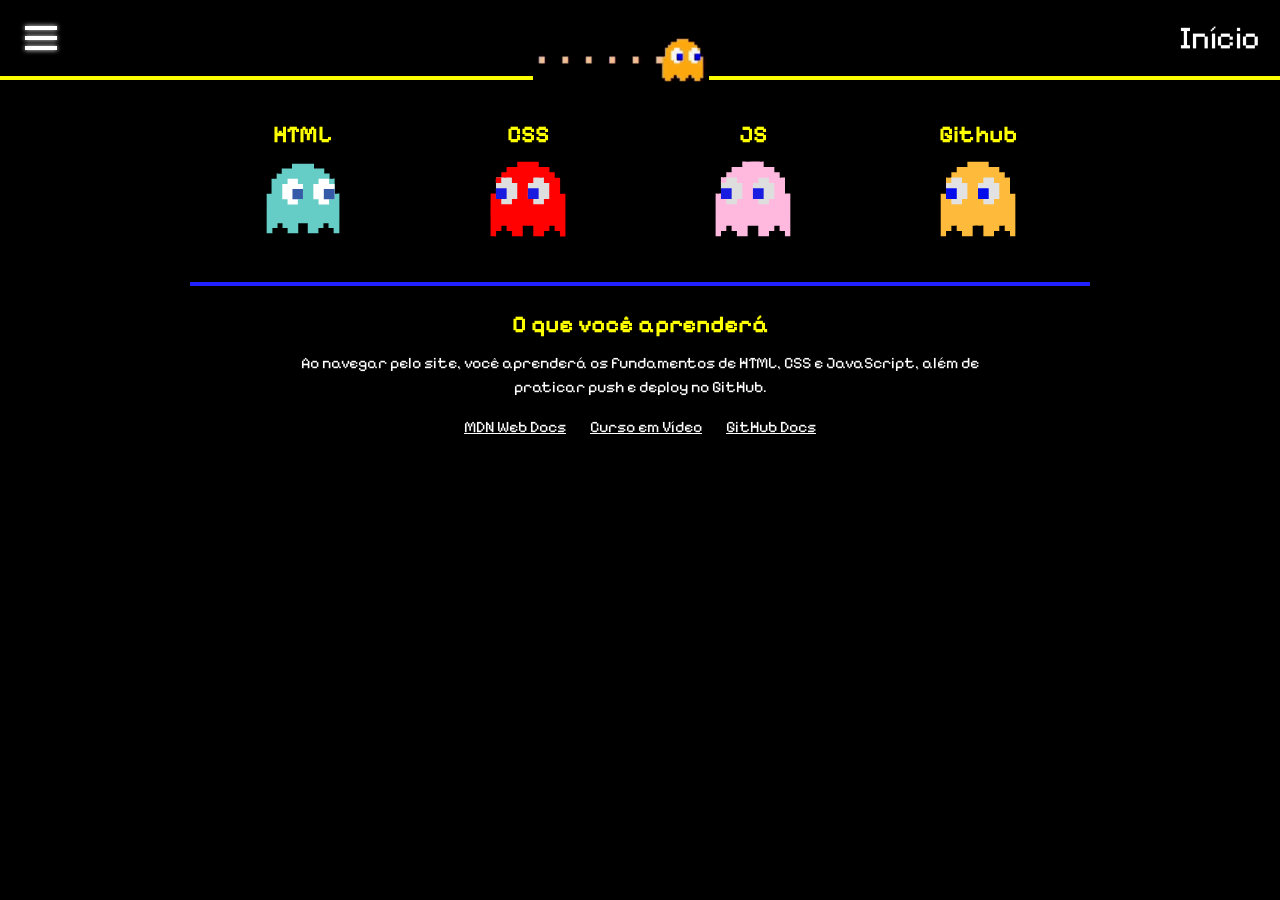
<file: index.html>
<!DOCTYPE html>
<html lang="pt-BR">
<head>
    <meta charset="UTF-8">
    <meta http-equiv="refresh" content="0; url=gaming/gaming.html">
    <title>Redirecionando...</title>
</head>
<body>
    <p>Se não for redirecionado automaticamente, <a href="gaming/gaming.html">clique aqui</a>.</p>
</body>
</html>
</file>
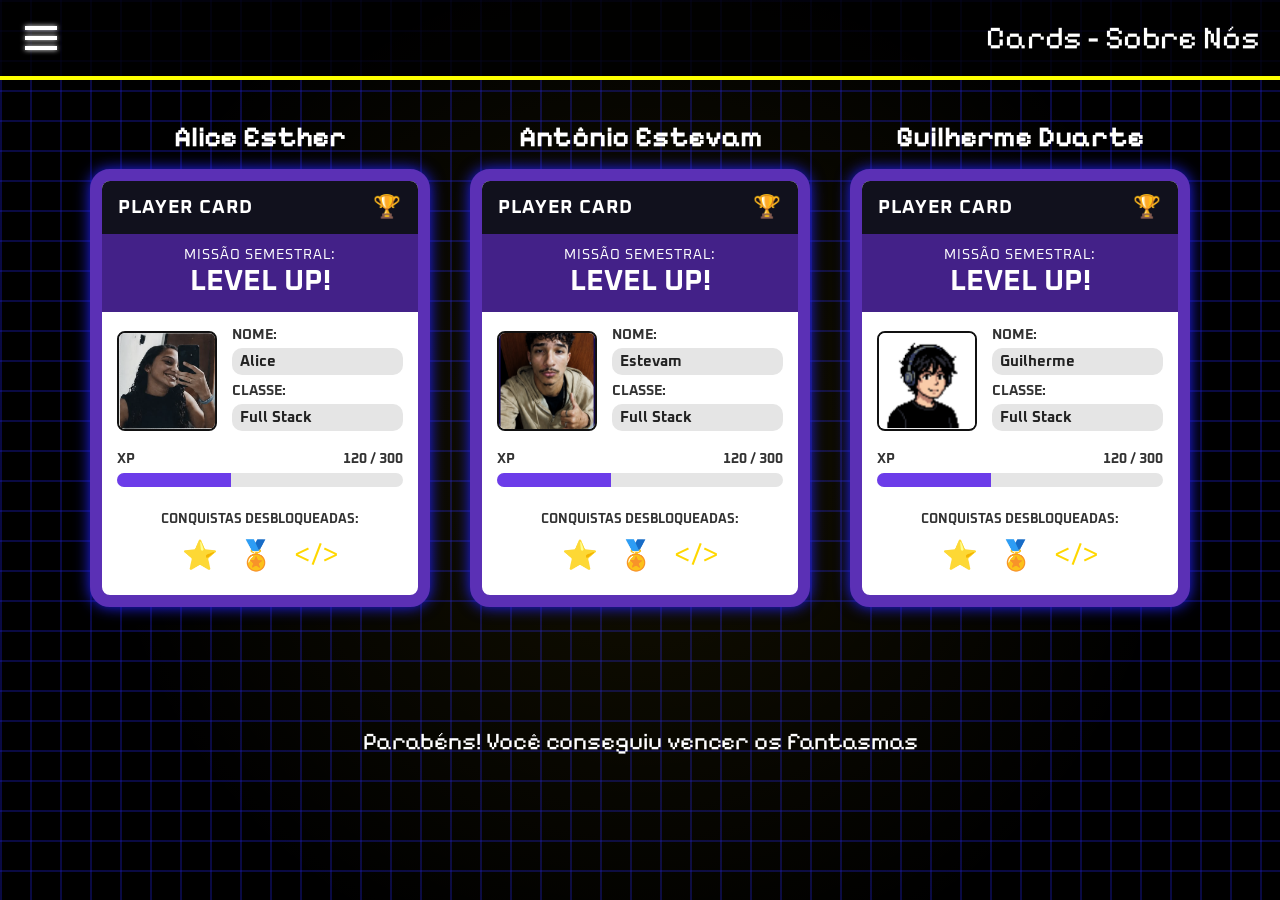
<file: cards/cards.html>
<!DOCTYPE html>
<html lang="pt-br">
<head>
    <meta charset="UTF-8">
    <meta name="viewport" content="width=device-width, initial-scale=1.0">
    <link rel="stylesheet" href="cards.css">
    <title>Projeto 3° Bimestre - Cards</title>
</head>
<body>
    <header id="header">
        <button id="menu-btn" class="menu-btn">
            <span></span>
            <span></span>
            <span></span>
        </button>
        <nav id="nav-menu" class="nav-menu hidden">
            <ul>
                <li><a href="../gaming/gaming.html">Início</a></li>
                <li><a href="#">Cards</a></li>
            </ul>
        </nav>
        <span id="titulo-header">Cards - Sobre Nós</span>
    </header>

    <main class="container">
        <div class="card-wrapper">
            <h2 class="card-titulo">Alice Esther</h2>
            <div id="card-alice" class="player-card">
                <div class="titulo-playercard">
                    <span>PLAYER CARD</span>
                    <span class="trofeu">🏆</span>
                </div>
                <div class="titulo-missaosemestral">
                    <p>MISSÃO SEMESTRAL:</p>
                    <h3>LEVEL UP!</h3>
                </div>
                <div class="foto-nome">
                    <img src="imagens/Imagem-Card-Alice.svg" alt="Dev Web Alice">
                    <div class="info">
                        <p>NOME:</p>
                        <div class="campo-texto">Alice</div>
                        <p>CLASSE:</p>
                        <div class="campo-texto">Full Stack</div>
                    </div>
                </div>
                <div class="barra-xp">
                    <div class="xp-texto"><span>XP</span> <span>120 / 300</span></div>
                    <div class="trilho-xp"><div class="progresso-xp"></div></div>
                </div>
                <div class="conquistas-desbloqueadas">
                    <p>CONQUISTAS DESBLOQUEADAS:</p>
                    <div class="icones">
                        <span>⭐</span>
                        <span>🏅</span>
                        <span>&lt;/&gt;</span>
                    </div>
                </div>
            </div>
        </div>

        <div class="card-wrapper">
            <h2 class="card-titulo">Antônio Estevam</h2>
            <div id="card-estevam" class="player-card">
                <div class="titulo-playercard">
                    <span>PLAYER CARD</span>
                    <span class="trofeu">🏆</span>
                </div>
                <div class="titulo-missaosemestral">
                    <p>MISSÃO SEMESTRAL:</p>
                    <h3>LEVEL UP!</h3>
                </div>
                <div class="foto-nome">
                    <img src="imagens/Imagem-Card-Estevam.svg" alt="Dev Web Estevam">
                    <div class="info">
                        <p>NOME:</p>
                        <div class="campo-texto">Estevam</div>
                        <p>CLASSE:</p>
                        <div class="campo-texto">Full Stack</div>
                    </div>
                </div>
                <div class="barra-xp">
                    <div class="xp-texto"><span>XP</span> <span>120 / 300</span></div>
                    <div class="trilho-xp"><div class="progresso-xp"></div></div>
                </div>
                <div class="conquistas-desbloqueadas">
                    <p>CONQUISTAS DESBLOQUEADAS:</p>
                    <div class="icones">
                        <span>⭐</span>
                        <span>🏅</span>
                        <span>&lt;/&gt;</span>
                    </div>
                </div>
            </div>
        </div>

        <div class="card-wrapper">
            <h2 class="card-titulo">Guilherme Duarte</h2>
            <div id="card-guilherme" class="player-card">
                <div class="titulo-playercard">
                    <span>PLAYER CARD</span>
                    <span class="trofeu">🏆</span>
                </div>
                <div class="titulo-missaosemestral">
                    <p>MISSÃO SEMESTRAL:</p>
                    <h3>LEVEL UP!</h3>
                </div>
                <div class="foto-nome">
                    <img src="imagens/Imagem-Card-Guilherme.svg" alt="Dev Web Guilherme">
                    <div class="info">
                        <p>NOME:</p>
                        <div class="campo-texto">Guilherme</div>
                        <p>CLASSE:</p>
                        <div class="campo-texto">Full Stack</div>
                    </div>
                </div>
                <div class="barra-xp">
                    <div class="xp-texto"><span>XP</span> <span>120 / 300</span></div>
                    <div class="trilho-xp"><div class="progresso-xp"></div></div>
                </div>
                <div class="conquistas-desbloqueadas">
                    <p>CONQUISTAS DESBLOQUEADAS:</p>
                    <div class="icones">
                        <span>⭐</span>
                        <span>🏅</span>
                        <span>&lt;/&gt;</span>
                    </div>
                </div>
            </div>
        </div>
    </main>

    <footer id="footer">
        <span id="titulo-footer">Parabéns! Você conseguiu vencer os fantasmas</span>
    </footer>
    <script src="cards.js"></script>
</body>
</html>
</file>
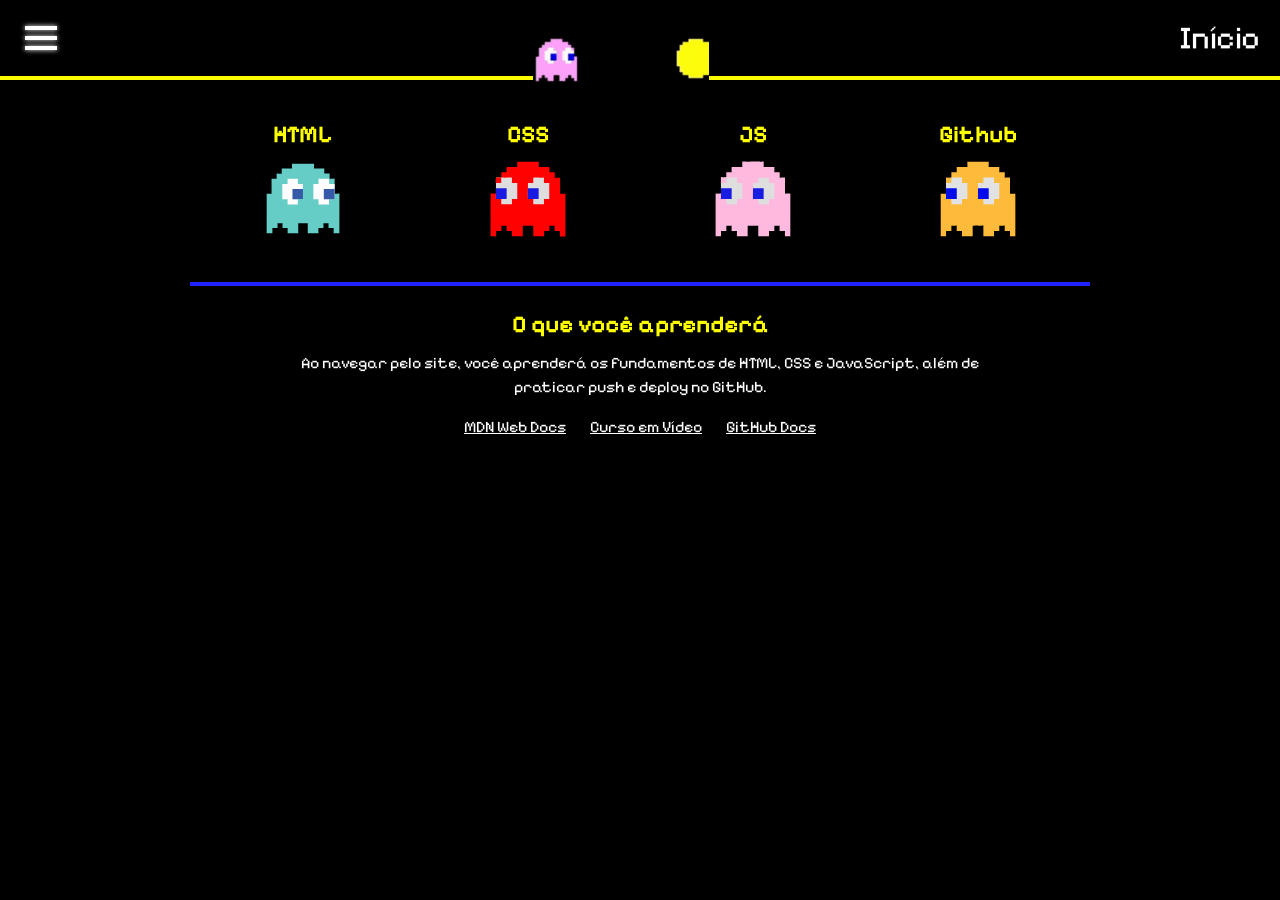
<file: gaming/gaming.html>
<!DOCTYPE html>
<html lang="pt-br">
<head>
    <meta charset="UTF-8">
    <meta name="viewport" content="width=device-width, initial-scale=1.0">
    <link rel="stylesheet" href="gaming.css">
    <title>Início</title>
</head>
<body>
    <header id="cabecalho">
        <button id="botao-menu" class="botao-menu">
            <span></span>
            <span></span>
            <span></span>
        </button>
        <nav id="menu-navegacao" class="menu-navegacao escondido">
            <ul>
                <li><a href="#">Início</a></li>
                <li><a href="../cards/cards.html">Cards</a></li>
            </ul>
        </nav>
        <img src="imagens/pacman-animacao.gif" id="gif-pacman">
        <span id="titulo-cabecalho">Início</span>
    </header>

    <main class="conteiner">
        <div class="item-fantasma">
            <h2>HTML</h2>
            <button id="inky" data-url="HTML/pagehtml.html"><img src="imagens/inky.svg" alt="HTML"></button>
        </div>
        <div class="item-fantasma">
            <h2>CSS</h2>
            <button id="blinky" data-url="CSS/pagecss.html"><img src="imagens/blinky.svg" alt="CSS"></button>
        </div>
        <div class="item-fantasma">
            <h2>JS</h2>
            <button id="pinky" data-url="JS/pagejs.html"><img src="imagens/pinky.svg" alt="JS"></button>
        </div>
        <div class="item-fantasma">
            <h2>Github</h2>
            <button id="clyde" data-url="Github/pagegithub.html"><img src="imagens/clyde.svg" alt="Github"></button>
        </div>
    </main>

    <footer id="rodape">
        <h2>O que você aprenderá</h2>
        <p>Ao navegar pelo site, você aprenderá os fundamentos de HTML, CSS e JavaScript, além de praticar push e deploy no GitHub.</p>
        <nav aria-label="Recursos para aprender desenvolvimento web">
            <a href="https://developer.mozilla.org/pt-BR/" target="_blank" rel="noopener noreferrer">MDN Web Docs</a>
            <a href="https://www.youtube.com/@CursoemVideo" target="_blank" rel="noopener noreferrer">Curso em Vídeo</a>
            <a href="https://docs.github.com/pt" target="_blank" rel="noopener noreferrer">GitHub Docs</a>
        </nav>

        <div id="labirinto">
            <img src="imagens/peca-supesq.png" id="peca-supesq" class="escondido" alt="Peça superior esquerda do labirinto do Pacman">
            <img src="imagens/peca-supdir.png" id="peca-supdir" class="escondido" alt="Peça superior direita do labirinto do Pacman">
            <img src="imagens/peca-infdir.png" id="peca-infdir" class="escondido" alt="Peça inferior direita do labirinto do Pacman">
            <img src="imagens/peca-infesq.png" id="peca-infesq" class="escondido" alt="Peça inferior esquerda do labirinto do Pacman">
        </div>
    </footer>

    <script src="gaming.js"></script>
</body>
</html>
</file>
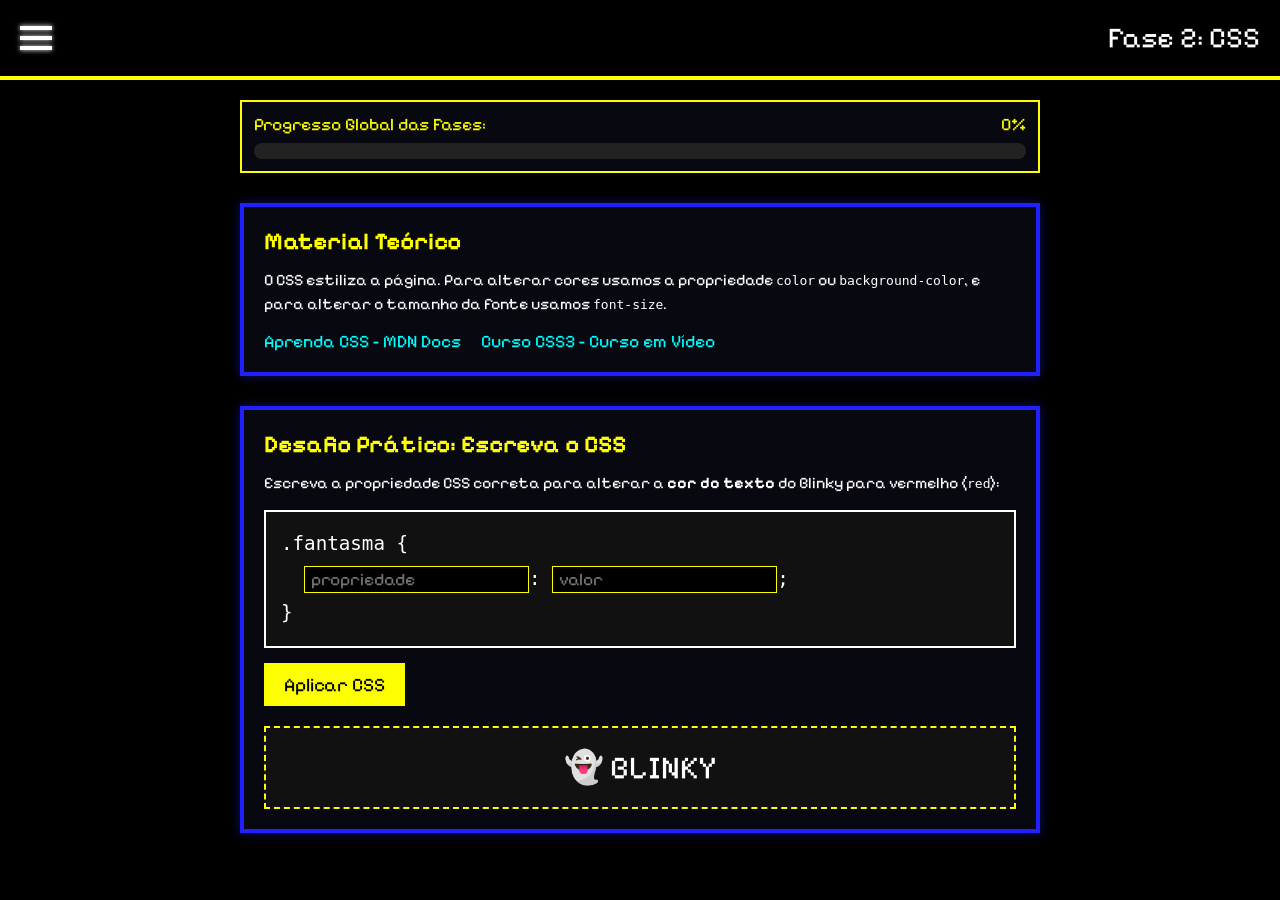
<file: gaming/CSS/pagecss.html>
<!DOCTYPE html>
<html lang="pt-br">
<head>
    <meta charset="UTF-8">
    <meta name="viewport" content="width=device-width, initial-scale=1.0">
    <link rel="stylesheet" href="pagecss.css">
    <title>Fase 2: CSS - Estilização</title>
</head>
<body>
    <header id="cabecalho">
        <button id="botao-menu" class="botao-menu" aria-label="Abrir Menu">
            <span></span>
            <span></span>
            <span></span>
        </button>
        <nav id="menu-navegacao" class="menu-navegacao escondido">
            <ul>
                <li><a href="../gaming.html">Início</a></li>
                <li><a href="../cards.html">Cards</a></li>
            </ul>
        </nav>
        <span id="titulo-cabecalho">Fase 2: CSS</span>
    </header>

    <section class="barra-progresso-container">
        <div class="progresso-info">
            <span>Progresso Global das Fases:</span>
            <span id="texto-progresso">0%</span>
        </div>
        <div class="trilho-progresso">
            <div id="barra-preenchimento" class="preenchimento"></div>
        </div>
    </section>

    <main class="conteiner">
        <section class="secao-teoria">
            <h2>Material Teórico</h2>
            <p>O CSS estiliza a página. Para alterar cores usamos a propriedade <code>color</code> ou <code>background-color</code>, e para alterar o tamanho da fonte usamos <code>font-size</code>.</p>
            <div class="links-estudo">
                <a href="https://developer.mozilla.org/pt-BR/docs/Learn/CSS/First_steps" target="_blank" rel="noopener noreferrer">Aprenda CSS - MDN Docs</a>
                <a href="https://www.youtube.com/watch?v=FRh3L29_8xg" target="_blank" rel="noopener noreferrer">Curso CSS3 - Curso em Vídeo</a>
            </div>
        </section>

        <section class="secao-pratica">
            <h2>Desafio Prático: Escreva o CSS</h2>
            <p>Escreva a propriedade CSS correta para alterar a <strong>cor do texto</strong> do Blinky para vermelho (<code>red</code>):</p>

            <div class="editor-codigo">
                <code>
                    .fantasma {<br>
                    &nbsp;&nbsp;<input type="text" id="resposta-css-prop" placeholder="propriedade">: <input type="text" id="resposta-css-val" placeholder="valor">;<br>
                    }
                </code>
            </div>

            <button id="btn-validar" class="btn-retro">Aplicar CSS</button>
            <p id="feedback"></p>

            <div id="preview-fantasma" class="caixa-preview">
                <span id="fantasma-texto">👻 BLINKY</span>
            </div>
        </section>
    </main>

    <script src="pagecss.js"></script>
</body>
</html>
</file>
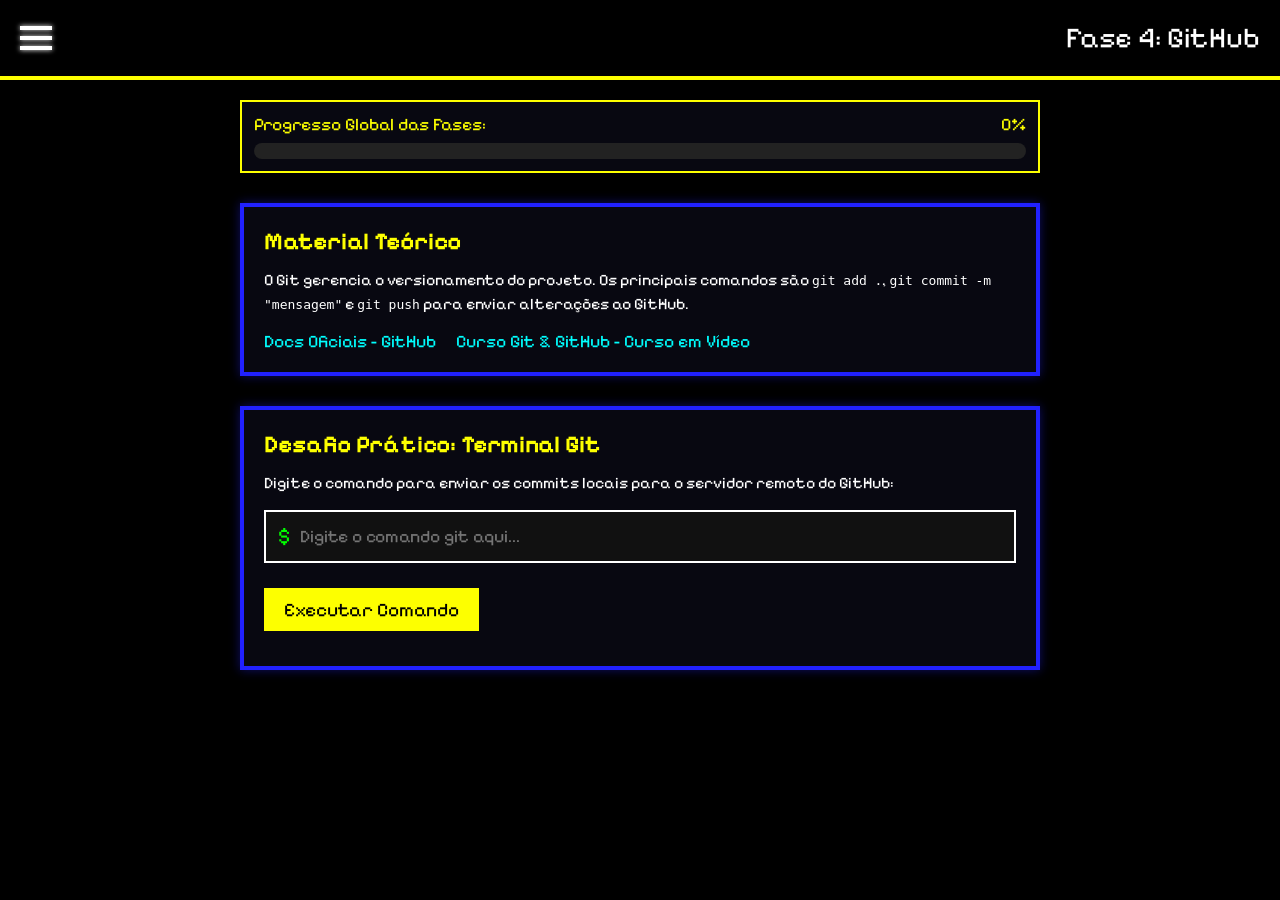
<file: gaming/Github/pagegithub.html>
<!DOCTYPE html>
<html lang="pt-br">
<head>
    <meta charset="UTF-8">
    <meta name="viewport" content="width=device-width, initial-scale=1.0">
    <link rel="stylesheet" href="pagegithub.css">
    <title>Fase 4: GitHub & Prova Final</title>
</head>
<body>
    <header id="cabecalho">
        <button id="botao-menu" class="botao-menu" aria-label="Abrir Menu">
            <span></span>
            <span></span>
            <span></span>
        </button>
        <nav id="menu-navegacao" class="menu-navegacao escondido">
            <ul>
                <li><a href="../gaming.html">Início</a></li>
                <li><a href="../cards.html">Cards</a></li>
            </ul>
        </nav>
        <span id="titulo-cabecalho">Fase 4: GitHub</span>
    </header>

    <section class="barra-progresso-container">
        <div class="progresso-info">
            <span>Progresso Global das Fases:</span>
            <span id="texto-progresso">0%</span>
        </div>
        <div class="trilho-progresso">
            <div id="barra-preenchimento" class="preenchimento"></div>
        </div>
    </section>

    <main class="conteiner">
        <section class="secao-teoria">
            <h2>Material Teórico</h2>
            <p>O Git gerencia o versionamento do projeto. Os principais comandos são <code>git add .</code>, <code>git commit -m "mensagem"</code> e <code>git push</code> para enviar alterações ao GitHub.</p>
            <div class="links-estudo">
                <a href="https://docs.github.com/pt" target="_blank" rel="noopener noreferrer">Docs Oficiais - GitHub</a>
                <a href="https://www.youtube.com/watch?v=kB5e-gTAl_s" target="_blank" rel="noopener noreferrer">Curso Git & GitHub - Curso em Vídeo</a>
            </div>
        </section>

        <section class="secao-pratica">
            <h2>Desafio Prático: Terminal Git</h2>
            <p>Digite o comando para enviar os commits locais para o servidor remoto do GitHub:</p>

            <div class="terminal">
                <span>$ </span>
                <input type="text" id="resposta-git" placeholder="Digite o comando git aqui...">
            </div>

            <button id="btn-validar-git" class="btn-retro">Executar Comando</button>
            <p id="feedback-git"></p>
        </section>

        <section id="secao-prova-final" class="secao-pratica escondido">
            <h2>🏆 PROVA FINAL: O Desafio dos 4 Fantasmas</h2>
            <p>Responda as questões abaixo cobrindo HTML, CSS, JS e Git para desbloquear o status de Mestre Web!</p>

            <form id="formulario-prova">
                <div class="campo-prova">
                    <label>1. Qual tag HTML é usada para criar links externos?</label>
                    <select name="q1" required>
                        <option value="">Selecione...</option>
                        <option value="link">&lt;link&gt;</option>
                        <option value="a">&lt;a&gt;</option>
                        <option value="href">&lt;href&gt;</option>
                    </select>
                </div>

                <div class="campo-prova">
                    <label>2. Qual propriedade CSS ajusta o espaçamento interno de um elemento?</label>
                    <select name="q2" required>
                        <option value="">Selecione...</option>
                        <option value="margin">margin</option>
                        <option value="border">border</option>
                        <option value="padding">padding</option>
                    </select>
                </div>

                <div class="campo-prova">
                    <label>3. Qual comando JS é usado para salvar dados no navegador do usuário?</label>
                    <select name="q3" required>
                        <option value="">Selecione...</option>
                        <option value="localStorage.setItem">localStorage.setItem()</option>
                        <option value="console.log">console.log()</option>
                        <option value="document.write">document.write()</option>
                    </select>
                </div>

                <div class="campo-prova">
                    <label>4. Qual comando Git cria um novo repositório local?</label>
                    <select name="q4" required>
                        <option value="">Selecione...</option>
                        <option value="git clone">git clone</option>
                        <option value="git init">git init</option>
                        <option value="git status">git status</option>
                    </select>
                </div>

                <button type="submit" class="btn-retro">Enviar Prova Final</button>
            </form>
            <p id="feedback-prova"></p>
        </section>
    </main>

    <script src="pagegithub.css"></script>
</body>
</html>
</file>
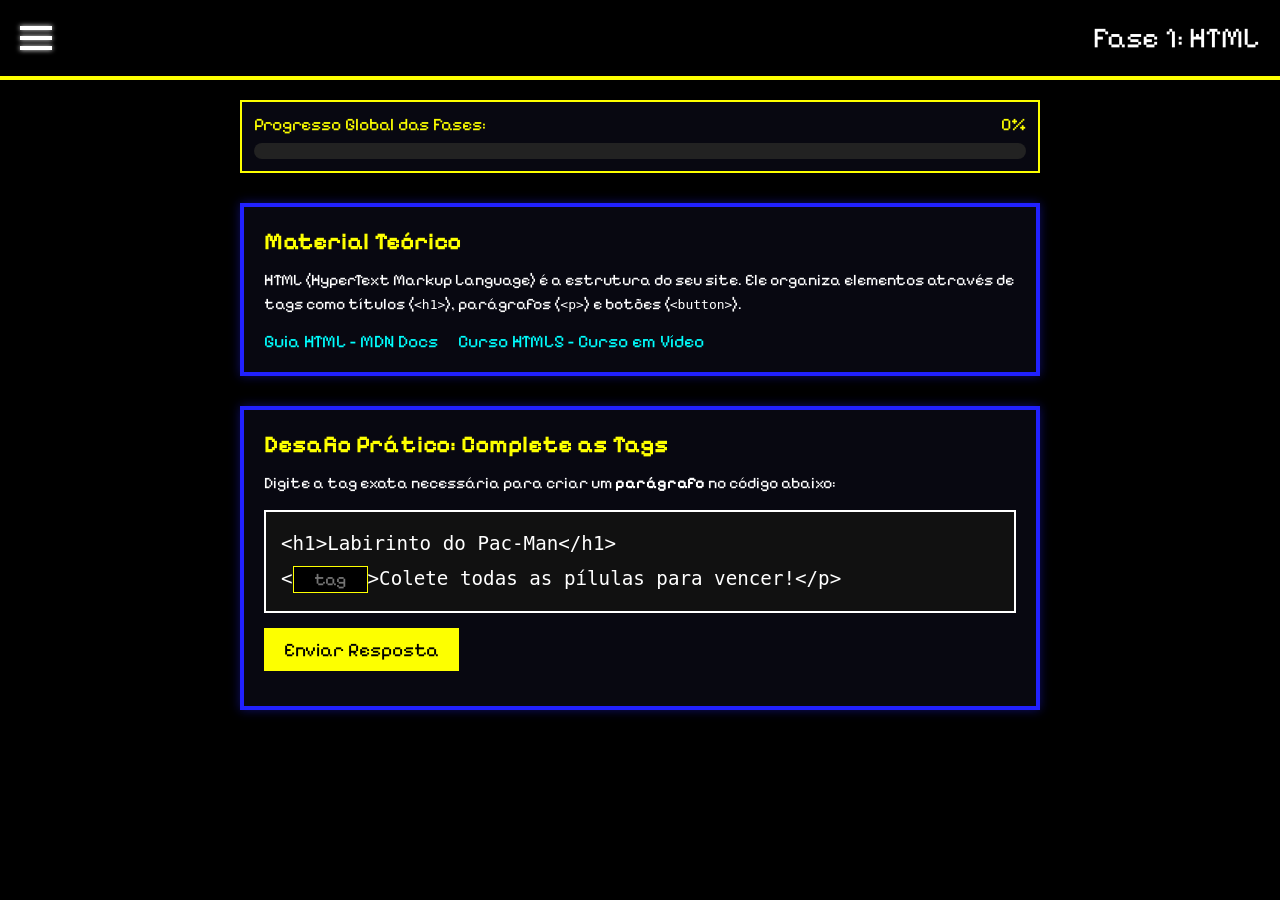
<file: gaming/HTML/pagehtml.html>
<!DOCTYPE html>
<html lang="pt-br">
<head>
    <meta charset="UTF-8">
    <meta name="viewport" content="width=device-width, initial-scale=1.0">
    <link rel="stylesheet" href="pagehtml.css">
    <title>Fase 1: HTML - O Labirinto</title>
</head>
<body>
    <header id="cabecalho">
        <button id="botao-menu" class="botao-menu" aria-label="Abrir Menu">
            <span></span>
            <span></span>
            <span></span>
        </button>
        <nav id="menu-navegacao" class="menu-navegacao escondido">
            <ul>
                <li><a href="../gaming.html">Início</a></li>
                <li><a href="../cards.html">Cards</a></li>
            </ul>
        </nav>
        <span id="titulo-cabecalho">Fase 1: HTML</span>
    </header>

    <section class="barra-progresso-container">
        <div class="progresso-info">
            <span>Progresso Global das Fases:</span>
            <span id="texto-progresso">0%</span>
        </div>
        <div class="trilho-progresso">
            <div id="barra-preenchimento" class="preenchimento"></div>
        </div>
    </section>

    <main class="conteiner">
        <section class="secao-teoria">
            <h2>Material Teórico</h2>
            <p>HTML (HyperText Markup Language) é a estrutura do seu site. Ele organiza elementos através de tags como títulos (<code>&lt;h1&gt;</code>), parágrafos (<code>&lt;p&gt;</code>) e botões (<code>&lt;button&gt;</code>).</p>
            <div class="links-estudo">
                <a href="https://developer.mozilla.org/pt-BR/docs/Learn/HTML/Introduction_to_HTML" target="_blank" rel="noopener noreferrer">Guia HTML - MDN Docs</a>
                <a href="https://www.youtube.com/watch?v=epDCjksKMok" target="_blank" rel="noopener noreferrer">Curso HTML5 - Curso em Vídeo</a>
            </div>
        </section>

        <section class="secao-pratica">
            <h2>Desafio Prático: Complete as Tags</h2>
            <p>Digite a tag exata necessária para criar um <strong>parágrafo</strong> no código abaixo:</p>
            
            <div class="editor-codigo">
                <code>
                    &lt;h1&gt;Labirinto do Pac-Man&lt;/h1&gt;<br>
                    &lt;<input type="text" id="resposta-html" placeholder="tag" size="5">&gt;Colete todas as pílulas para vencer!&lt;/p&gt;
                </code>
            </div>

            <button id="btn-validar" class="btn-retro">Enviar Resposta</button>
            <p id="feedback"></p>
        </section>
    </main>

    <script src="pagehtml.js"></script>
</body>
</html>
</file>
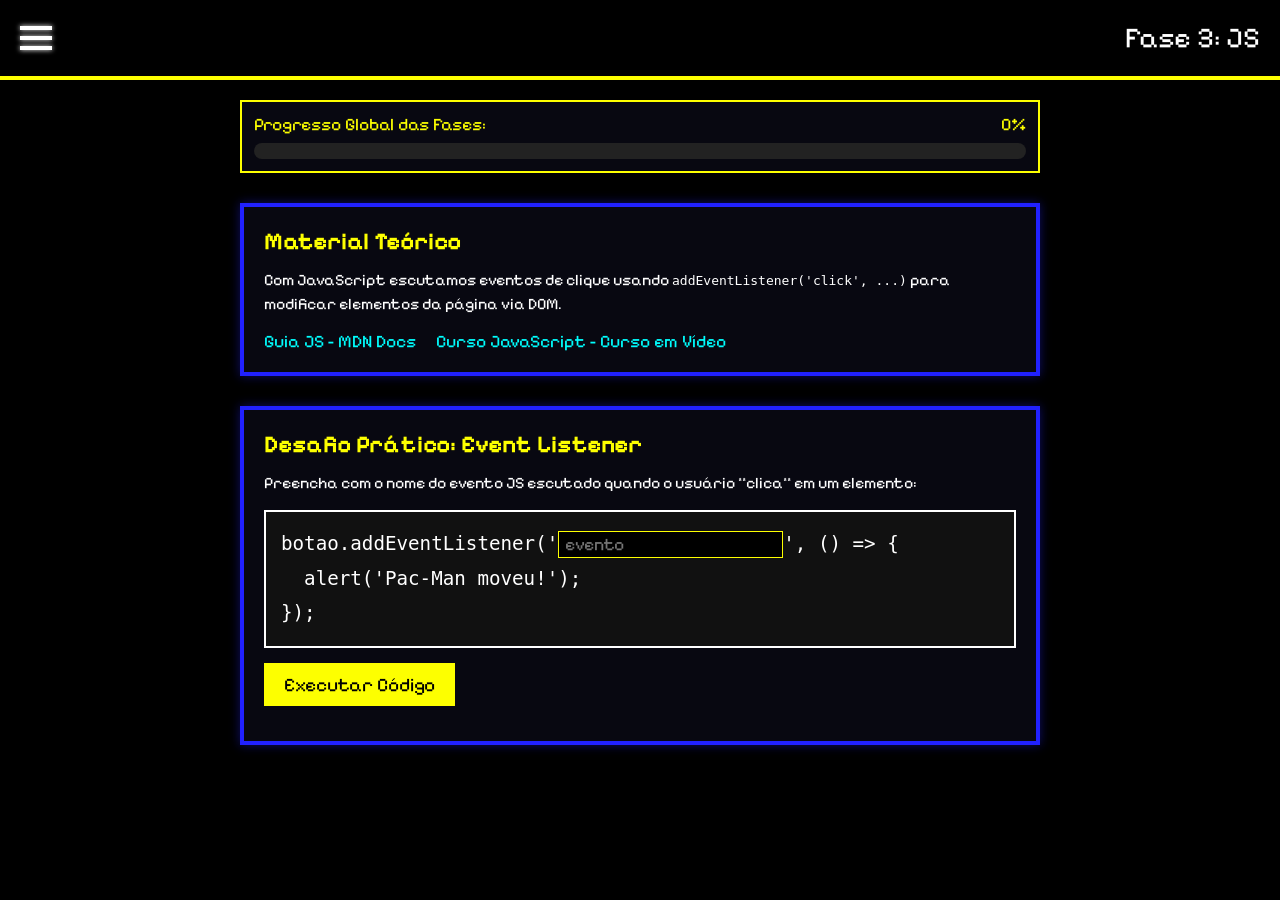
<file: gaming/JS/pagejs.html>
<!DOCTYPE html>
<html lang="pt-br">
<head>
    <meta charset="UTF-8">
    <meta name="viewport" content="width=device-width, initial-scale=1.0">
    <link rel="stylesheet" href="pagejs.css">
    <title>Fase 3: JavaScript - Lógica</title>
</head>
<body>
    <header id="cabecalho">
        <button id="botao-menu" class="botao-menu" aria-label="Abrir Menu">
            <span></span>
            <span></span>
            <span></span>
        </button>
        <nav id="menu-navegacao" class="menu-navegacao escondido">
            <ul>
                <li><a href="../gaming.html">Início</a></li>
                <li><a href="../cards.html">Cards</a></li>
            </ul>
        </nav>
        <span id="titulo-cabecalho">Fase 3: JS</span>
    </header>

    <section class="barra-progresso-container">
        <div class="progresso-info">
            <span>Progresso Global das Fases:</span>
            <span id="texto-progresso">0%</span>
        </div>
        <div class="trilho-progresso">
            <div id="barra-preenchimento" class="preenchimento"></div>
        </div>
    </section>

    <main class="conteiner">
        <section class="secao-teoria">
            <h2>Material Teórico</h2>
            <p>Com JavaScript escutamos eventos de clique usando <code>addEventListener('click', ...)</code> para modificar elementos da página via DOM.</p>
            <div class="links-estudo">
                <a href="https://developer.mozilla.org/pt-BR/docs/Learn/JavaScript/First_steps" target="_blank" rel="noopener noreferrer">Guia JS - MDN Docs</a>
                <a href="https://www.youtube.com/watch?v=BXqUH86F-40" target="_blank" rel="noopener noreferrer">Curso JavaScript - Curso em Vídeo</a>
            </div>
        </section>

        <section class="secao-pratica">
            <h2>Desafio Prático: Event Listener</h2>
            <p>Preencha com o nome do evento JS escutado quando o usuário **clica** em um elemento:</p>

            <div class="editor-codigo">
                <code>
                    botao.addEventListener('<input type="text" id="resposta-js-evento" placeholder="evento">', () => {<br>
                    &nbsp;&nbsp;alert('Pac-Man moveu!');<br>
                    });
                </code>
            </div>

            <button id="btn-validar" class="btn-retro">Executar Código</button>
            <p id="feedback"></p>
        </section>
    </main>

    <script src="pagejs.js"></script>
</body>
</html>
</file>
<file: cards/cards.css>
@charset "UTF-8";

@import url('https://fonts.googleapis.com/css2?family=Oxanium:wght@200..800&display=swap');
@import url('https://fonts.googleapis.com/css2?family=Pixelify+Sans:wght@400..700&display=swap');

* {
    box-sizing: border-box;
    margin: 0;
    padding: 0;
}

:root {
    --fonte-pixelify: 'Pixelify Sans', sans-serif;
    --fonte-oxanium: 'Oxanium', sans-serif;
}

body {
    background-color: #000000;
    background-image: 
        radial-gradient(circle at center, rgba(255, 215, 0, 0.08) 0%, transparent 70%),
        linear-gradient(rgba(33, 33, 222, 0.3) 2px, transparent 2px),
        linear-gradient(90deg, rgba(33, 33, 222, 0.3) 2px, transparent 2px);
    background-size: 100% 100%, 30px 30px, 30px 30px;
    min-height: 100vh;
    color: #ffffff;
    display: flex;
    flex-direction: column;
    align-items: center;
    padding-bottom: 40px;
}

#header {
    width: 100%;
    height: 80px;
    padding: 20px;
    position: relative;
    display: flex;
    justify-content: space-between;
    align-items: center;
    border-bottom: 4px solid #fdff00;
    background-color: rgba(0, 0, 0, 0.8);
}

#titulo-header {
    font-family: var(--fonte-pixelify);
    font-size: xx-large;
}

.menu-btn {
    background: transparent;
    border: none;
    cursor: pointer;
    display: flex;
    flex-direction: column;
    gap: 6px;
    padding: 5px;
}

.menu-btn span {
    display: block;
    width: 32px;
    height: 4px;
    background-color: #ffffff;
    box-shadow: 0 0 5px #ffffff;
}

.nav-menu {
    position: absolute;
    top: 80px;
    left: 20px;
    background-color: #000000;
    border: 4px solid #2121ff;
    padding: 15px;
    box-shadow: 0 0 10px #2121ff;
    z-index: 100;
}

.nav-menu.hidden {
    display: none;
}

.nav-menu ul {
    list-style: none;
    display: flex;
    flex-direction: column;
    gap: 12px;
}

.nav-menu a {
    color: #fdff00;
    text-decoration: none;
    font-size: 1.2rem;
    font-family: var(--fonte-pixelify);
}

.nav-menu a:hover {
    color: #ff0000;
}

.container {
    display: flex;
    flex-wrap: wrap;
    justify-content: center;
    gap: 40px;
    max-width: 1200px;
    padding: 40px 20px;
}

.card-wrapper {
    display: flex;
    flex-direction: column;
    align-items: center;
    gap: 15px;
}

.card-titulo {
    font-family: var(--fonte-pixelify);
    font-size: 1.8rem;
    color: #ffffff;
    text-align: center;
}

.player-card {
    width: 340px;
    background-color: #ffffff;
    font-family: var(--fonte-oxanium);
    border-radius: 20px;
    border: 12px solid #5b30b5;
    overflow: hidden;
    display: flex;
    flex-direction: column;
    color: #111;
    box-shadow: 0 0 15px #2121ff;
}

.titulo-playercard {
    background-color: #11111d;
    color: #ffffff;
    padding: 12px 16px;
    display: flex;
    justify-content: space-between;
    align-items: center;
    font-size: 1.2rem;
    font-weight: bold;
    letter-spacing: 1px;
}

.trofeu {
    font-size: 1.4rem;
}

.titulo-missaosemestral {
    background-color: #432188;
    color: #ffffff;
    text-align: center;
    padding: 12px;
}

.titulo-missaosemestral p {
    font-size: 0.9rem;
    letter-spacing: 1px;
}

.titulo-missaosemestral h3 {
    font-size: 1.8rem;
    color: #ffffff;
}

.foto-nome {
    display: flex;
    padding: 15px;
    gap: 15px;
    align-items: center;
}

.foto-nome img {
    width: 100px;
    height: 100px;
    object-fit: cover;
    border-radius: 8px;
    border: 2px solid #111;
}

.foto-nome .info {
    flex: 1;
    display: flex;
    flex-direction: column;
    gap: 4px;
}

.foto-nome p {
    font-size: 0.85rem;
    font-weight: bold;
    color: #333;
}

.campo-texto {
    background-color: #e5e5e5;
    padding: 4px 8px;
    border-radius: 10px;
    font-size: 0.95rem;
    font-weight: bold;
    color: #222;
    margin-bottom: 4px;
}

.barra-xp {
    padding: 0 15px 15px;
}

.xp-texto {
    display: flex;
    justify-content: space-between;
    font-weight: bold;
    font-size: 0.9rem;
    margin-bottom: 5px;
    color: #333;
}

.trilho-xp {
    width: 100%;
    height: 14px;
    background-color: #e5e5e5;
    border-radius: 7px;
    overflow: hidden;
}

.progresso-xp {
    width: 40%;
    height: 100%;
    background-color: #6c3ce9;
}

.conquistas-desbloqueadas {
    padding: 10px 15px 20px;
    text-align: center;
}

.conquistas-desbloqueadas p {
    font-size: 0.8rem;
    font-weight: bold;
    color: #333;
    margin-bottom: 10px;
}

.conquistas-desbloqueadas .icones {
    display: flex;
    justify-content: center;
    gap: 20px;
    font-size: 1.8rem;
    color: #ffd700;
}

#footer {
    display: flex;
    margin-top: 80px;
}

#titulo-footer {
    font-family: var(--fonte-pixelify);
    color: #ffffff;
    font-size: x-large;
}

@media (max-width: 768px) {
    .container {
        flex-direction: column;
        align-items: center;
    }
    
    .card-wrapper, .player-card {
        width: 100%;
        max-width: 340px;
    }
}
</file>
<file: gaming/gaming.css>
@charset "UTF-8";

@import url('https://fonts.googleapis.com/css2?family=Pixelify+Sans:wght@400..700&display=swap');

* {
    box-sizing: border-box;
    margin: 0;
    padding: 0;
}

:root {
    --fonte-pixelify: 'Pixelify Sans', sans-serif;
}

body {
    background-color: #000000;
    min-height: 100vh;
    color: #ffffff;
    display: flex;
    flex-direction: column;
    align-items: center;
    padding-bottom: 40px;
}

#cabecalho {
    width: 100%;
    height: 80px;
    padding: 20px;
    position: relative;
    display: flex;
    justify-content: space-between;
    align-items: center;
    border-bottom: 4px solid #fdff00;
    z-index: 10;
}

#gif-pacman {
    position: relative;
    z-index: -1;
    width: 176px;
    height: 132px;
}

#titulo-cabecalho {
    font-family: var(--fonte-pixelify);
    font-size: xx-large;
}

.botao-menu {
    background: transparent;
    border: none;
    cursor: pointer;
    display: flex;
    flex-direction: column;
    gap: 6px;
    padding: 5px;
    z-index: 20;
}

.botao-menu span {
    display: block;
    width: 32px;
    height: 4px;
    background-color: #ffffff;
    box-shadow: 0 0 5px #ffffff;
}

.menu-navegacao {
    position: absolute;
    top: 80px;
    left: 20px;
    background-color: #000000;
    border: 4px solid #2121ff;
    padding: 15px;
    box-shadow: 0 0 10px #2121ff;
    z-index: 100;
}

.menu-navegacao.escondido {
    display: none;
}

.escondido {
    display: none;
}

.menu-navegacao ul {
    list-style: none;
    display: flex;
    flex-direction: column;
    gap: 12px;
}

.menu-navegacao a {
    color: #fdff00;
    text-decoration: none;
    font-size: 1.2rem;
    font-family: var(--fonte-pixelify);
}

.conteiner {
    width: 100%;
    display: flex;
    justify-content: center;
    gap: clamp(12px, 4vw, 40px);
    max-width: 900px;
    padding: 40px 20px;
    z-index: 1;
}

.item-fantasma {
    flex: 1;
    display: flex;
    flex-direction: column;
    align-items: center;
    gap: 10px;
}

.item-fantasma h2 {
    font-family: var(--fonte-pixelify);
    font-size: 1.5rem;
    color: #fdff00;
}

.item-fantasma button {
    background: transparent;
    border: none;
    cursor: pointer;
}

.item-fantasma img {
    width: clamp(52px, 12vw, 80px);
    height: clamp(52px, 12vw, 80px);
    object-fit: contain;
}

#rodape {
    width: min(900px, calc(100% - 40px));
    padding: 24px 20px;
    border-top: 4px solid #2121ff;
    text-align: center;
    font-family: var(--fonte-pixelify);
}

#rodape h2 {
    color: #fdff00;
    font-size: 1.5rem;
}

#rodape p {
    max-width: 700px;
    margin: 12px auto 18px;
    line-height: 1.5;
}

#rodape nav {
    display: flex;
    justify-content: center;
    flex-wrap: wrap;
    gap: 12px 24px;
}

#rodape a {
    color: #ffffff;
}

#rodape a:hover {
    color: #fdff00;
}

#peca-supesq {
    grid-area: peca-supesq;
}

#peca-supdir {
    grid-area: peca-supdir;
}

#peca-infdir {
    grid-area: peca-infdir;
}

#peca-infesq {
    grid-area: peca-infesq;
}

#labirinto {
    display: grid;
    grid-template-columns: 2 auto;
    grid-template-columns: 2 auto;
    grid-template-areas: 
    "peca-supesq peca-supdir"
    "peca-infesq peca-infdir";
}
</file>
<file: gaming/CSS/pagecss.css>
@charset "UTF-8";
@import url('https://fonts.googleapis.com/css2?family=Pixelify+Sans:wght@400..700&display=swap');

* { box-sizing: border-box; margin: 0; padding: 0; }
:root { --fonte-pixel: 'Pixelify Sans', sans-serif; }

body {
    background-color: #000;
    color: #fff;
    font-family: var(--fonte-pixel);
    min-height: 100vh;
    display: flex;
    flex-direction: column;
    align-items: center;
}

#cabecalho {
    width: 100%;
    height: 80px;
    padding: 20px;
    display: flex;
    justify-content: space-between;
    align-items: center;
    border-bottom: 4px solid #fdff00;
}

#titulo-cabecalho { font-size: 1.8rem; }

.botao-menu {
    background: transparent;
    border: none;
    cursor: pointer;
    display: flex;
    flex-direction: column;
    gap: 6px;
    z-index: 20;
}

.botao-menu span {
    width: 32px;
    height: 4px;
    background-color: #fff;
    box-shadow: 0 0 5px #fff;
}

.menu-navegacao {
    position: absolute;
    top: 80px;
    left: 20px;
    background-color: #000;
    border: 4px solid #2121ff;
    padding: 15px;
    z-index: 100;
}

.menu-navegacao.escondido { display: none; }
.menu-navegacao ul { list-style: none; display: flex; flex-direction: column; gap: 12px; }
.menu-navegacao a { color: #fdff00; text-decoration: none; font-size: 1.2rem; }

.barra-progresso-container {
    width: min(800px, calc(100% - 40px));
    margin-top: 20px;
    background: #080811;
    border: 2px solid #fdff00;
    padding: 12px;
}

.progresso-info {
    display: flex;
    justify-content: space-between;
    font-size: 1.1rem;
    color: #fdff00;
    margin-bottom: 8px;
}

.trilho-progresso {
    width: 100%;
    height: 16px;
    background-color: #222;
    border-radius: 8px;
    overflow: hidden;
}

.preenchimento {
    width: 0%;
    height: 100%;
    background-color: #00ff00;
    transition: width 0.4s ease;
}

.conteiner {
    width: min(800px, calc(100% - 40px));
    padding: 30px 0;
    display: flex;
    flex-direction: column;
    gap: 30px;
}

.secao-teoria, .secao-pratica {
    border: 4px solid #2121ff;
    padding: 20px;
    background-color: #080811;
    box-shadow: 0 0 10px rgba(33, 33, 255, 0.4);
}

h2 { color: #fdff00; margin-bottom: 12px; }
p { line-height: 1.5; margin-bottom: 15px; }

.links-estudo { display: flex; gap: 20px; flex-wrap: wrap; }
.links-estudo a { color: #00ffff; text-decoration: none; font-size: 1.1rem; }
.links-estudo a:hover { color: #fdff00; text-decoration: underline; }

.editor-codigo {
    background-color: #111;
    padding: 15px;
    border: 2px solid #fff;
    font-size: 1.2rem;
    margin-bottom: 15px;
    line-height: 1.8;
}

input[type="text"] {
    font-family: var(--fonte-pixel);
    font-size: 1.1rem;
    background: #000;
    color: #fdff00;
    border: 1px solid #fdff00;
    padding: 2px 6px;
}

.btn-retro {
    background: #fdff00;
    color: #000;
    border: none;
    font-family: var(--fonte-pixel);
    font-size: 1.2rem;
    padding: 10px 20px;
    cursor: pointer;
}

.btn-retro:hover { background: #fff; }
#feedback { margin-top: 15px; font-size: 1.2rem; }

.caixa-preview {
    margin-top: 20px;
    padding: 20px;
    background: #111;
    border: 2px dashed #fdff00;
    text-align: center;
    font-size: 2rem;
}

@media (max-width: 600px) {
    #titulo-cabecalho { font-size: 1.3rem; }
    .editor-codigo { font-size: 1rem; }
    input[type="text"] { width: 100px; }
}
</file>
<file: gaming/Github/pagegithub.css>
@charset "UTF-8";
@import url('https://fonts.googleapis.com/css2?family=Pixelify+Sans:wght@400..700&display=swap');

* { box-sizing: border-box; margin: 0; padding: 0; }
:root { --fonte-pixel: 'Pixelify Sans', sans-serif; }

body {
    background-color: #000;
    color: #fff;
    font-family: var(--fonte-pixel);
    min-height: 100vh;
    display: flex;
    flex-direction: column;
    align-items: center;
}

#cabecalho {
    width: 100%;
    height: 80px;
    padding: 20px;
    display: flex;
    justify-content: space-between;
    align-items: center;
    border-bottom: 4px solid #fdff00;
}

#titulo-cabecalho { font-size: 1.8rem; }

.botao-menu {
    background: transparent;
    border: none;
    cursor: pointer;
    display: flex;
    flex-direction: column;
    gap: 6px;
    z-index: 20;
}

.botao-menu span {
    width: 32px;
    height: 4px;
    background-color: #fff;
    box-shadow: 0 0 5px #fff;
}

.menu-navegacao {
    position: absolute;
    top: 80px;
    left: 20px;
    background-color: #000;
    border: 4px solid #2121ff;
    padding: 15px;
    z-index: 100;
}

.menu-navegacao.escondido { display: none; }
.menu-navegacao ul { list-style: none; display: flex; flex-direction: column; gap: 12px; }
.menu-navegacao a { color: #fdff00; text-decoration: none; font-size: 1.2rem; }

.barra-progresso-container {
    width: min(800px, calc(100% - 40px));
    margin-top: 20px;
    background: #080811;
    border: 2px solid #fdff00;
    padding: 12px;
}

.progresso-info {
    display: flex;
    justify-content: space-between;
    font-size: 1.1rem;
    color: #fdff00;
    margin-bottom: 8px;
}

.trilho-progresso {
    width: 100%;
    height: 16px;
    background-color: #222;
    border-radius: 8px;
    overflow: hidden;
}

.preenchimento {
    width: 0%;
    height: 100%;
    background-color: #00ff00;
    transition: width 0.4s ease;
}

.conteiner {
    width: min(800px, calc(100% - 40px));
    padding: 30px 0;
    display: flex;
    flex-direction: column;
    gap: 30px;
}

.secao-teoria, .secao-pratica {
    border: 4px solid #2121ff;
    padding: 20px;
    background-color: #080811;
    box-shadow: 0 0 10px rgba(33, 33, 255, 0.4);
}

.escondido { display: none; }

h2 { color: #fdff00; margin-bottom: 12px; }
p { line-height: 1.5; margin-bottom: 15px; }

.links-estudo { display: flex; gap: 20px; flex-wrap: wrap; }
.links-estudo a { color: #00ffff; text-decoration: none; font-size: 1.1rem; }
.links-estudo a:hover { color: #fdff00; text-decoration: underline; }

.terminal {
    background: #111;
    border: 2px solid #fff;
    padding: 12px;
    display: flex;
    align-items: center;
    gap: 10px;
    margin-bottom: 15px;
}

.terminal span { color: #00ff00; font-size: 1.3rem; }

.terminal input {
    background: transparent;
    border: none;
    outline: none;
    color: #fff;
    font-family: var(--fonte-pixel);
    font-size: 1.1rem;
    width: 100%;
}

.campo-prova {
    display: flex;
    flex-direction: column;
    gap: 6px;
    margin-bottom: 18px;
}

.campo-prova label {
    font-size: 1.1rem;
    color: #fdff00;
}

select {
    font-family: var(--fonte-pixel);
    font-size: 1rem;
    background: #111;
    color: #fff;
    border: 1px solid #fdff00;
    padding: 6px;
}

.btn-retro {
    background: #fdff00;
    color: #000;
    border: none;
    font-family: var(--fonte-pixel);
    font-size: 1.2rem;
    padding: 10px 20px;
    cursor: pointer;
    margin-top: 10px;
}

.btn-retro:hover { background: #fff; }
#feedback-git, #feedback-prova { margin-top: 15px; font-size: 1.2rem; }

@media (max-width: 600px) {
    #titulo-cabecalho { font-size: 1.3rem; }
    .campo-prova label { font-size: 0.95rem; }
}
</file>
<file: gaming/HTML/pagehtml.css>
@charset "UTF-8";
@import url('https://fonts.googleapis.com/css2?family=Pixelify+Sans:wght@400..700&display=swap');

* { box-sizing: border-box; margin: 0; padding: 0; }
:root { --fonte-pixel: 'Pixelify Sans', sans-serif; }

body {
    background-color: #000;
    color: #fff;
    font-family: var(--fonte-pixel);
    min-height: 100vh;
    display: flex;
    flex-direction: column;
    align-items: center;
}

#cabecalho {
    width: 100%;
    height: 80px;
    padding: 20px;
    display: flex;
    justify-content: space-between;
    align-items: center;
    border-bottom: 4px solid #fdff00;
}

#titulo-cabecalho { font-size: 1.8rem; }

.botao-menu {
    background: transparent;
    border: none;
    cursor: pointer;
    display: flex;
    flex-direction: column;
    gap: 6px;
    z-index: 20;
}

.botao-menu span {
    width: 32px;
    height: 4px;
    background-color: #fff;
    box-shadow: 0 0 5px #fff;
}

.menu-navegacao {
    position: absolute;
    top: 80px;
    left: 20px;
    background-color: #000;
    border: 4px solid #2121ff;
    padding: 15px;
    z-index: 100;
}

.menu-navegacao.escondido { display: none; }
.menu-navegacao ul { list-style: none; display: flex; flex-direction: column; gap: 12px; }
.menu-navegacao a { color: #fdff00; text-decoration: none; font-size: 1.2rem; }

.barra-progresso-container {
    width: min(800px, calc(100% - 40px));
    margin-top: 20px;
    background: #080811;
    border: 2px solid #fdff00;
    padding: 12px;
}

.progresso-info {
    display: flex;
    justify-content: space-between;
    font-size: 1.1rem;
    color: #fdff00;
    margin-bottom: 8px;
}

.trilho-progresso {
    width: 100%;
    height: 16px;
    background-color: #222;
    border-radius: 8px;
    overflow: hidden;
}

.preenchimento {
    width: 0%;
    height: 100%;
    background-color: #00ff00;
    transition: width 0.4s ease;
}

.conteiner {
    width: min(800px, calc(100% - 40px));
    padding: 30px 0;
    display: flex;
    flex-direction: column;
    gap: 30px;
}

.secao-teoria, .secao-pratica {
    border: 4px solid #2121ff;
    padding: 20px;
    background-color: #080811;
    box-shadow: 0 0 10px rgba(33, 33, 255, 0.4);
}

h2 { color: #fdff00; margin-bottom: 12px; }
p { line-height: 1.5; margin-bottom: 15px; }

.links-estudo { display: flex; gap: 20px; flex-wrap: wrap; }
.links-estudo a { color: #00ffff; text-decoration: none; font-size: 1.1rem; }
.links-estudo a:hover { color: #fdff00; text-decoration: underline; }

.editor-codigo {
    background-color: #111;
    padding: 15px;
    border: 2px solid #fff;
    font-size: 1.2rem;
    margin-bottom: 15px;
    line-height: 1.8;
}

input[type="text"] {
    font-family: var(--fonte-pixel);
    font-size: 1.1rem;
    background: #000;
    color: #fdff00;
    border: 1px solid #fdff00;
    padding: 2px 6px;
    text-align: center;
}

.btn-retro {
    background: #fdff00;
    color: #000;
    border: none;
    font-family: var(--fonte-pixel);
    font-size: 1.2rem;
    padding: 10px 20px;
    cursor: pointer;
}

.btn-retro:hover { background: #fff; }
#feedback { margin-top: 15px; font-size: 1.2rem; }

@media (max-width: 600px) {
    #titulo-cabecalho { font-size: 1.3rem; }
    .editor-codigo { font-size: 1rem; }
    .links-estudo { flex-direction: column; gap: 8px; }
}
</file>
<file: gaming/JS/pagejs.css>
@charset "UTF-8";
@import url('https://fonts.googleapis.com/css2?family=Pixelify+Sans:wght@400..700&display=swap');

* { box-sizing: border-box; margin: 0; padding: 0; }
:root { --fonte-pixel: 'Pixelify Sans', sans-serif; }

body {
    background-color: #000;
    color: #fff;
    font-family: var(--fonte-pixel);
    min-height: 100vh;
    display: flex;
    flex-direction: column;
    align-items: center;
}

#cabecalho {
    width: 100%;
    height: 80px;
    padding: 20px;
    display: flex;
    justify-content: space-between;
    align-items: center;
    border-bottom: 4px solid #fdff00;
}

#titulo-cabecalho { font-size: 1.8rem; }

.botao-menu {
    background: transparent;
    border: none;
    cursor: pointer;
    display: flex;
    flex-direction: column;
    gap: 6px;
    z-index: 20;
}

.botao-menu span {
    width: 32px;
    height: 4px;
    background-color: #fff;
    box-shadow: 0 0 5px #fff;
}

.menu-navegacao {
    position: absolute;
    top: 80px;
    left: 20px;
    background-color: #000;
    border: 4px solid #2121ff;
    padding: 15px;
    z-index: 100;
}

.menu-navegacao.escondido { display: none; }
.menu-navegacao ul { list-style: none; display: flex; flex-direction: column; gap: 12px; }
.menu-navegacao a { color: #fdff00; text-decoration: none; font-size: 1.2rem; }

.barra-progresso-container {
    width: min(800px, calc(100% - 40px));
    margin-top: 20px;
    background: #080811;
    border: 2px solid #fdff00;
    padding: 12px;
}

.progresso-info {
    display: flex;
    justify-content: space-between;
    font-size: 1.1rem;
    color: #fdff00;
    margin-bottom: 8px;
}

.trilho-progresso {
    width: 100%;
    height: 16px;
    background-color: #222;
    border-radius: 8px;
    overflow: hidden;
}

.preenchimento {
    width: 0%;
    height: 100%;
    background-color: #00ff00;
    transition: width 0.4s ease;
}

.conteiner {
    width: min(800px, calc(100% - 40px));
    padding: 30px 0;
    display: flex;
    flex-direction: column;
    gap: 30px;
}

.secao-teoria, .secao-pratica {
    border: 4px solid #2121ff;
    padding: 20px;
    background-color: #080811;
    box-shadow: 0 0 10px rgba(33, 33, 255, 0.4);
}

h2 { color: #fdff00; margin-bottom: 12px; }
p { line-height: 1.5; margin-bottom: 15px; }

.links-estudo { display: flex; gap: 20px; flex-wrap: wrap; }
.links-estudo a { color: #00ffff; text-decoration: none; font-size: 1.1rem; }
.links-estudo a:hover { color: #fdff00; text-decoration: underline; }

.editor-codigo {
    background-color: #111;
    padding: 15px;
    border: 2px solid #fff;
    font-size: 1.2rem;
    margin-bottom: 15px;
    line-height: 1.8;
}

input[type="text"] {
    font-family: var(--fonte-pixel);
    font-size: 1.1rem;
    background: #000;
    color: #fdff00;
    border: 1px solid #fdff00;
    padding: 2px 6px;
}

.btn-retro {
    background: #fdff00;
    color: #000;
    border: none;
    font-family: var(--fonte-pixel);
    font-size: 1.2rem;
    padding: 10px 20px;
    cursor: pointer;
}

.btn-retro:hover { background: #fff; }
#feedback { margin-top: 15px; font-size: 1.2rem; }

@media (max-width: 600px) {
    #titulo-cabecalho { font-size: 1.3rem; }
    .editor-codigo { font-size: 0.95rem; }
}
</file>
